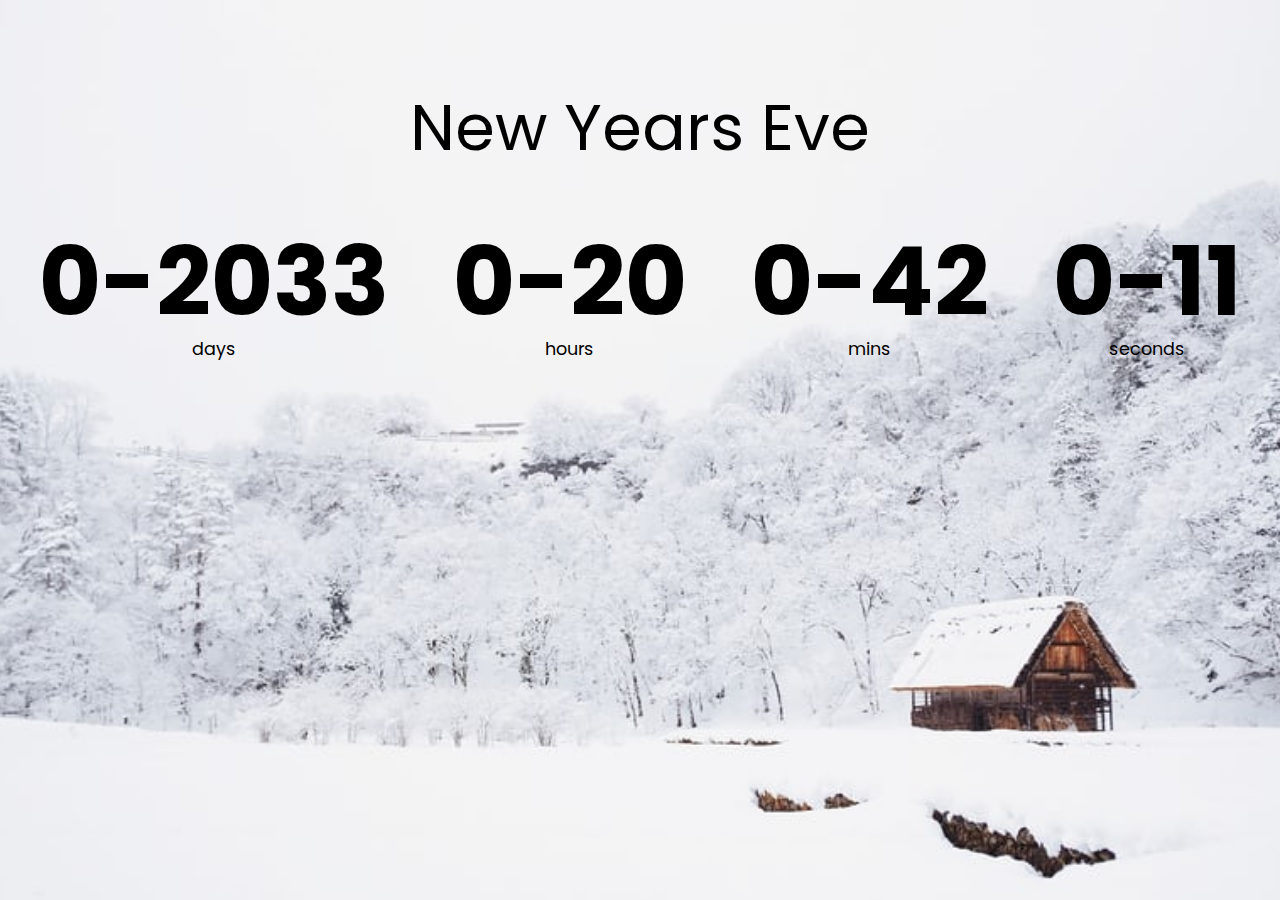
<file: countdown-timer/index.html>
<!DOCTYPE html>
<html lang="en">
<head>
  <meta charset="UTF-8">
  <meta name="viewport" content="width=device-width, initial-scale=1.0">
  <title>Count down </title>
  <link rel="stylesheet" href="./styles.css">
  <script src="./script.js" defer></script>
</head>
<body>
  <h1>New Years Eve</h1>
  <div class="countdown-container">
    <div class="countdown-el days-c">
      <p class="big-text" id="days">0</p>
      <span>days</span>
    </div>
    <div class="countdown-el  hours-c">
      <p class="big-text" id="hours">0</p>
      <span>hours</span>
    </div>
    <div class="countdown-el  mins-c">
      <p class="big-text" id="mins">0</p>
      <span>mins</span>
    </div>
    <div class="countdown-el  seconds-c">
      <p class="big-text" id="seconds">0</p>
      <span>seconds</span>
    </div>
  </div>
</body>
</html>
</file>
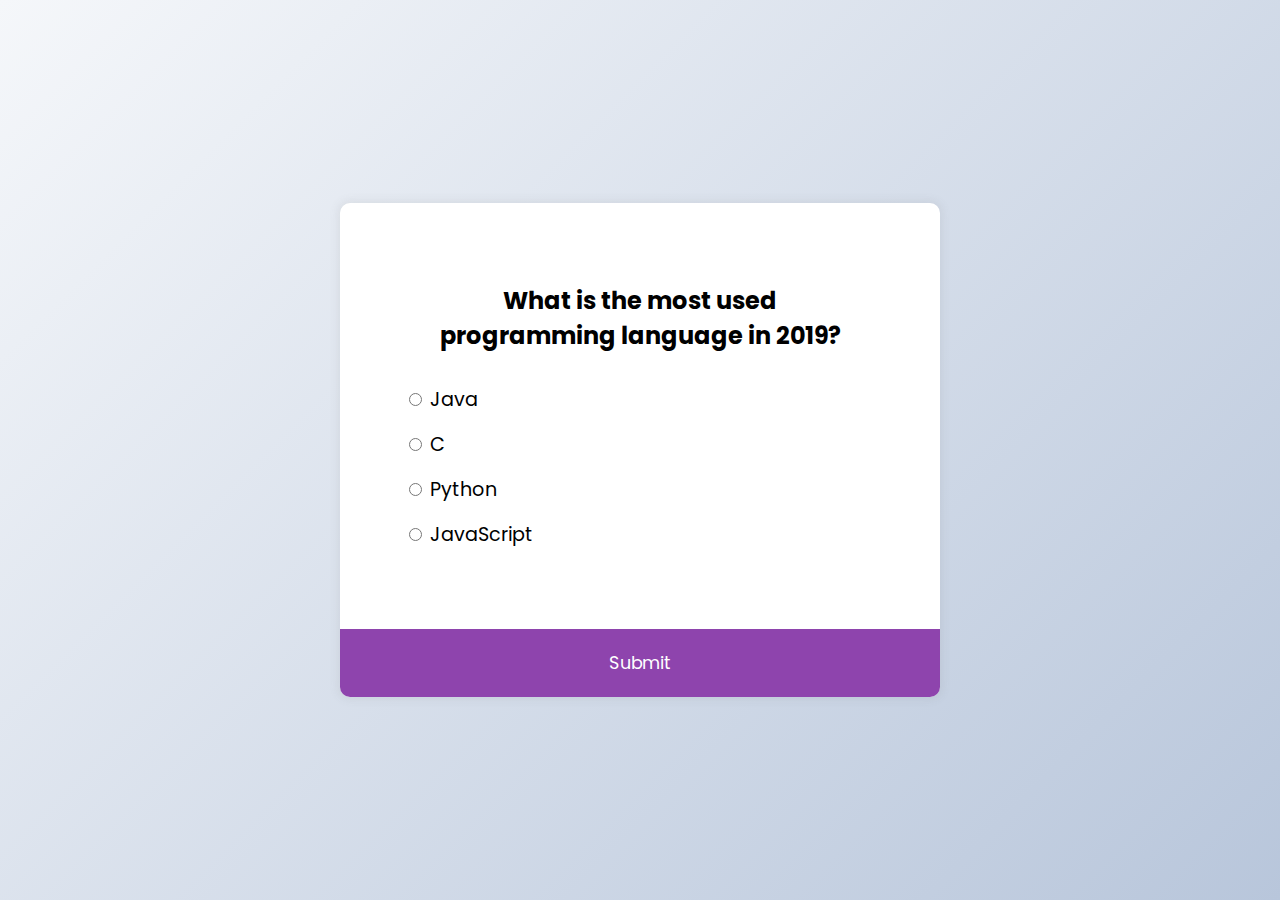
<file: quiz-app/index.html>
<!DOCTYPE html>
<html lang="en">
<head>
  <meta charset="UTF-8">
  <meta name="viewport" content="width=device-width, initial-scale=1.0">
  <title>Quiz App</title>
  <link rel="stylesheet" href="./styles.css">
  <script src="./script.js" type="module" defer></script>
</head>
<body>
  <div class="quiz-container" id="quiz">
    <div class="quiz-header">
        <h2 id="question">Question text</h2>
        <ul>
            <li>
                <input
                    type="radio"
                    id="a"
                    name="answer"
                    class="answer"
                />
                <label id="a_text" for="a">Question</label>
            </li>
            <li>
                <input
                    type="radio"
                    id="b"
                    name="answer"
                    class="answer"
                />
                <label id="b_text" for="b">Question</label>
            </li>
            <li>
                <input
                    type="radio"
                    id="c"
                    name="answer"
                    class="answer"
                />
                <label id="c_text" for="c">Question</label>
            </li>
            <li>
                <input
                    type="radio"
                    id="d"
                    name="answer"
                    class="answer"
                />
                <label id="d_text" for="d">Question</label>
            </li>
        </ul>
    </div>
    <button id="submit">Submit</button>
</div>
</body>
</html>
</file>
<file: countdown-timer/styles.css>
@import url('https://fonts.googleapis.com/css2?family=Poppins:wght@200;400;600&display=swap');

* {
  box-sizing: border-box;
}

body {
  font-family: "Poppins", sans-serif ;
  margin: 0;
  display: flex;
  flex-direction: column;
  /* justify-content: center; */
  align-items: center;
  background: url('./timer-bg.jpeg');
  min-height: 100vh;
  background-position: center center;
  background-size: cover;
}

h1 {
  font-weight: normal;
  font-size: 4rem;
  margin-top: 5rem;
}

.countdown-container {
  display: flex;
  flex-wrap: wrap;
  justify-content: center;
}

.big-text {
  font-weight: bold;
  font-size: 6rem;
  line-height: 1;
  margin: 1rem 2rem;
}

.countdown-el {
  text-align: center;
}

.countdown-el span {
  font-size: 1.1rem;
  margin-top: -0.6rem;
  display: block;
}
</file>
<file: quiz-app/styles.css>
@import url('https://fonts.googleapis.com/css2?family=Poppins:wght@200;400;600&display=swap');

* {
  box-sizing: border-box;
}
body {
  background-color: #b8c6db;
  background-image: linear-gradient(315deg, #b8c6db 0%, #f5f7fa 100%);
  display: flex;
  align-items: center;
  justify-content: center;
  font-family: "Poppins", sans-serif;
  margin: 0;
  min-height: 100vh;
}

.quiz-container {
  background-color: #fff;
  border-radius: 10px;
  box-shadow: 0 0 10px 2px rgba(100, 100, 100, 0.1);
  overflow: hidden;
  width: 600px;
  max-width: 100%;
}

.quiz-header {
  padding: 4rem;
}

h2 {
  padding: 1rem;
  text-align: center;
  margin: 0;
}

ul {
  list-style-type: none;
  padding: 0;
}

ul li {
  font-size: 1.2rem;
  margin: 1rem 0;
}

ul li label {
  cursor: pointer;
}

button {
  background-color: #8e44ad;
  border: none;
  color: white;
  cursor: pointer;
  display: block;
  font-family: inherit;
  font-size: 1.1rem;
  width: 100%;
  padding: 1.3rem;
}

button:hover {
  background-color: #732d91;
}

button:focus {
  background-color: #5e3370;
  outline: none;
}
</file>
